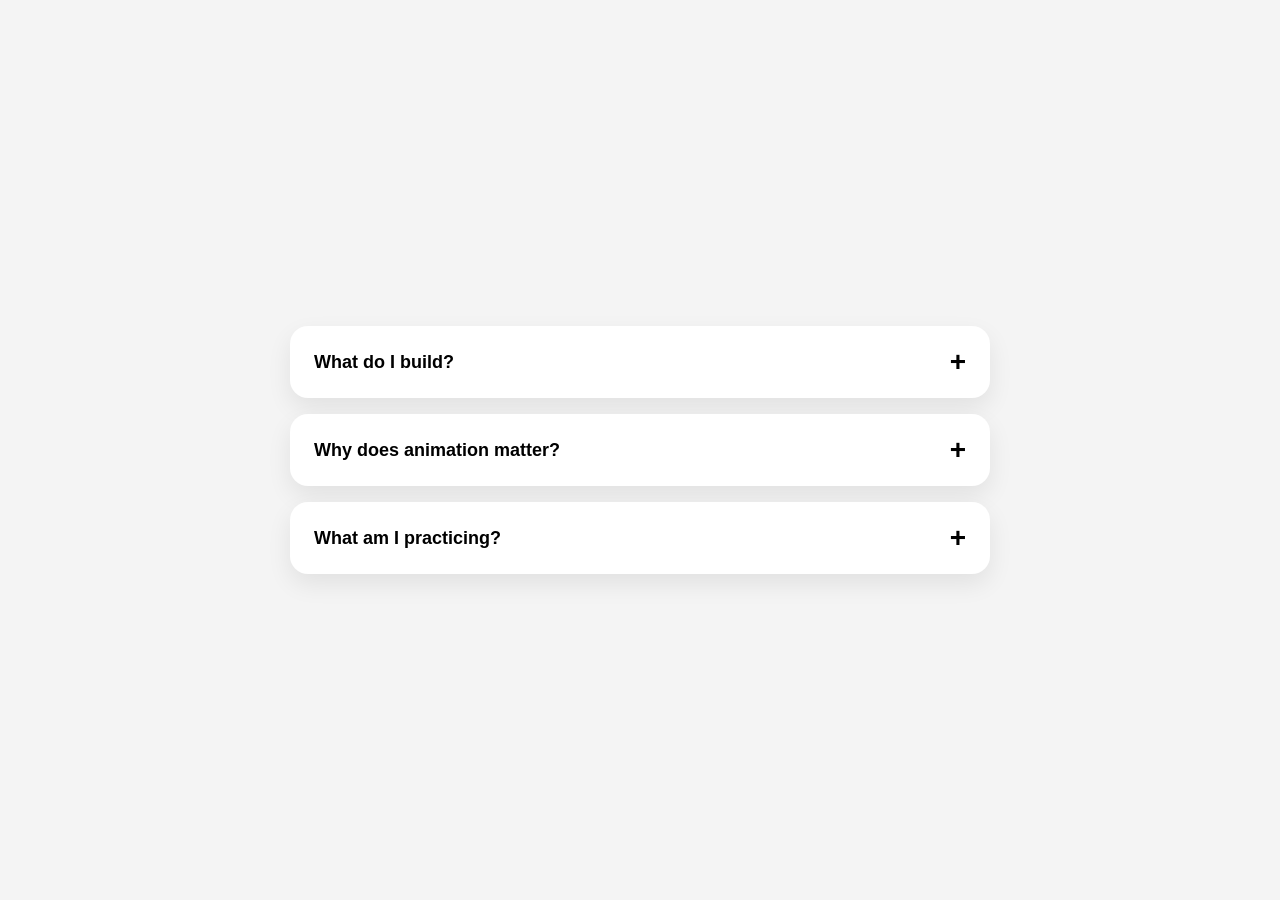
<file: index.html>
<!DOCTYPE html>
<html lang="en">
<head>
  <meta charset="UTF-8" />
  <meta name="viewport" content="width=device-width, initial-scale=1.0" />
  <title>Animated Accordion</title>
  <link rel="stylesheet" href="style.css" />
</head>
<body>
  <section class="accordion-section">
    <div class="accordion">
      <div class="accordion-item">
        <button class="accordion-header">
          <span>What do I build?</span>
          <span class="icon">+</span>
        </button>
        <div class="accordion-content">
          <p>
            I build interactive frontend experiences that use motion,
            transitions, and responsive behavior to make interfaces feel alive.
          </p>
        </div>
      </div>

      <div class="accordion-item">
        <button class="accordion-header">
          <span>Why does animation matter?</span>
          <span class="icon">+</span>
        </button>
        <div class="accordion-content">
          <p>
            Animation improves flow, directs attention, and gives the user
            visual feedback so the interface feels intentional instead of dead.
          </p>
        </div>
      </div>

      <div class="accordion-item">
        <button class="accordion-header">
          <span>What am I practicing?</span>
          <span class="icon">+</span>
        </button>
        <div class="accordion-content">
          <p>
            I am practicing structure, interaction, state handling, timing,
            and JavaScript logic for controlling multiple elements.
          </p>
        </div>
      </div>
    </div>
  </section>

  <script src="script.js"></script>
</body>
</html>
</file>
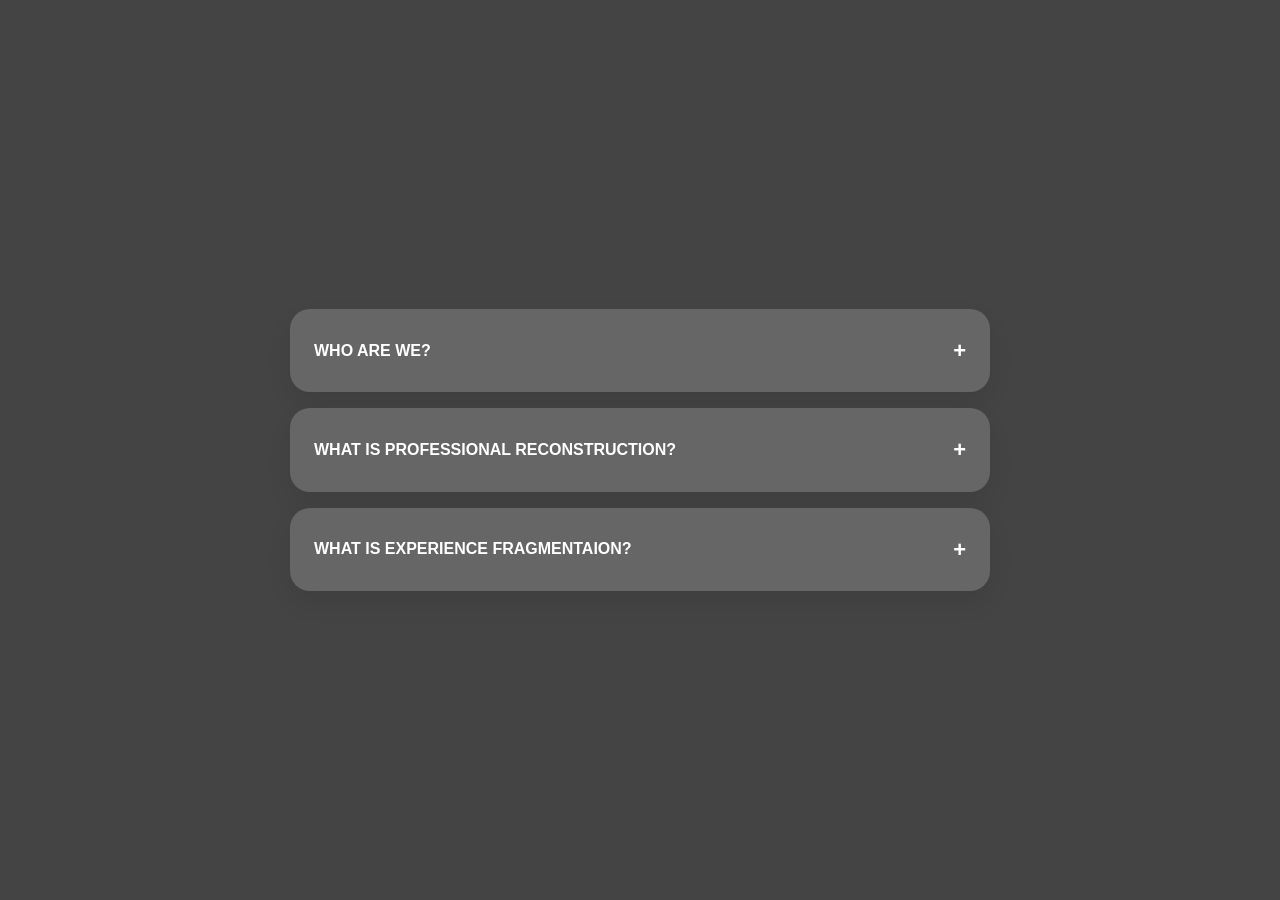
<file: Day-10/index.html>
<!DOCTYPE html>

<html lang="en">
    <head>
        <meta charset="UTF-8" />
        <meta name="viewport" content="width=device-width, initial-scale=1" />
        <meta name="description" content="DAY 10 LETS GOOOOOO" />
        <link rel="stylesheet" href="style.css">
        <title>ANIMATED ACCORDION</title>
    </head>

    <body>
        <div class="accordion-wrapper">
            <div class="accordion">
                <div class="accordion-item">
                    <button class="accordion-header">
                        <span>WHO ARE WE?</span>
                        <span class="icon">+</span>
                    </button>
                    <div class="accordion-content">
                        <p>
                            Lorem ipsum, dolor sit amet consectetur adipisicing elit. Necessitatibus corrupti molestias ducimus incidunt minima ipsam? Nostrum provident veritatis harum distinctio!
                        </p>
                    </div>
                </div>

                <div class="accordion-item">
                    <button class="accordion-header">
                        <span>WHAT IS PROFESSIONAL RECONSTRUCTION?</span>
                        <span class="icon">+</span>
                    </button>
                    <div class="accordion-content">
                        <p>
                            Lorem ipsum, dolor sit amet consectetur adipisicing elit. Necessitatibus corrupti molestias ducimus incidunt minima ipsam? Nostrum provident veritatis harum distinctio!
                        </p>
                    </div>
                </div>

                <div class="accordion-item">
                    <button class="accordion-header">
                        <span>WHAT IS EXPERIENCE FRAGMENTAION?</span>
                        <span class="icon">+</span>
                    </button>
                    <div class="accordion-content">
                        <p>
                            Lorem ipsum, dolor sit amet consectetur adipisicing elit. Necessitatibus corrupti molestias ducimus incidunt minima ipsam? Nostrum provident veritatis harum distinctio!
                        </p>
                    </div>
                </div>
        
                <script src="script.js"></script>
    </body>
</html>
</file>
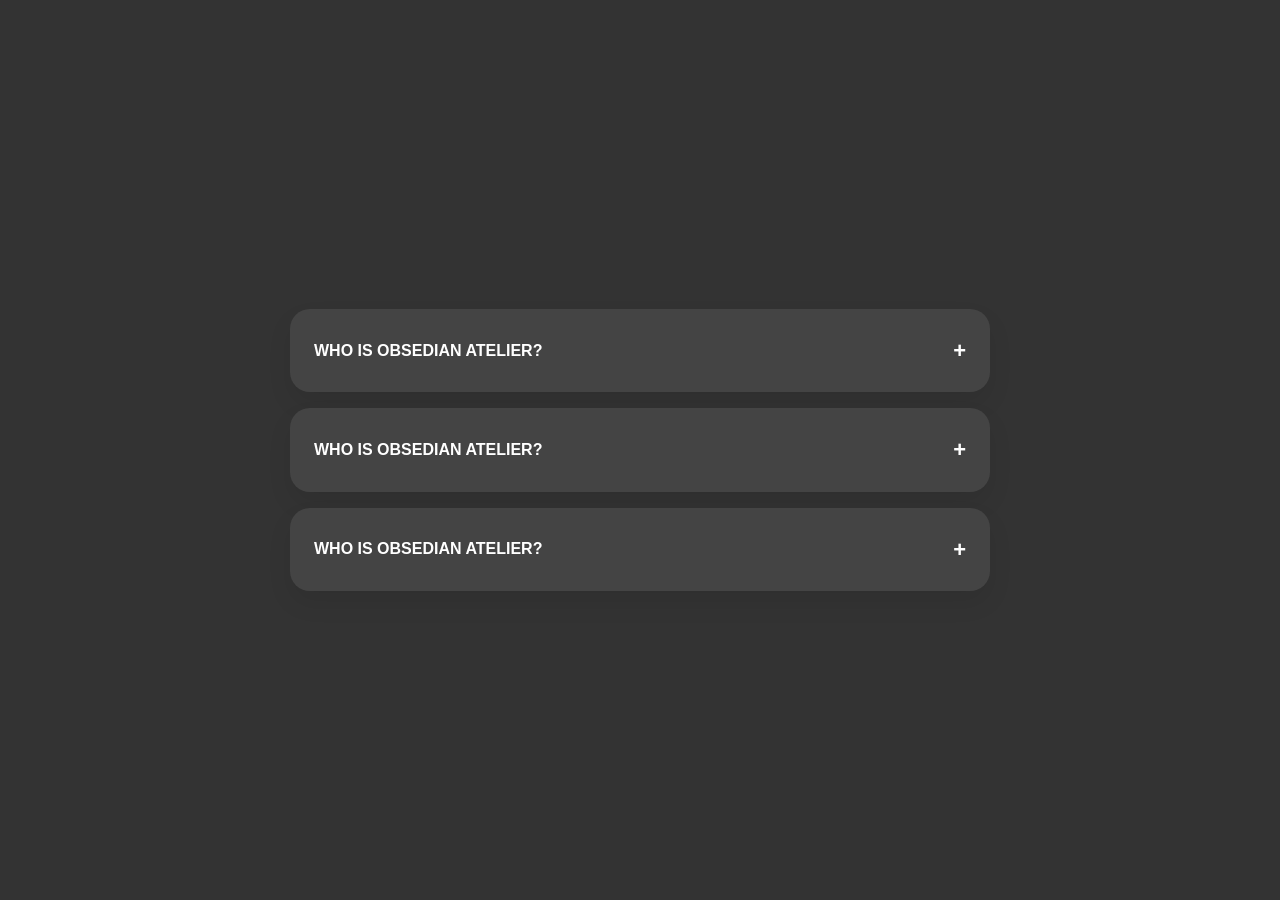
<file: Day-11/index.html>
<!DOCTYPE html>

<html lang="en">
    <head>
        <meta charset="UTF-8" />
        <meta name="viewport" content="width=device-width, initial-scale=1" />
        <meta name="description" content="DAY 11 LETS GOOO" />
        <link rel="stylesheet" href="style.css" />
        <title>ANIMATED ACCORDION</title>
    </head>

    <body>
        <div class="accordion-wrapper">
            <div class="accordion">
                <div class="accordion-item">
                    <button class="accordion-header">
                        <span>WHO IS OBSEDIAN ATELIER?</span>
                        <span class="icon">+</span>
                    </button>
                    <div class="accordion-content">
                        <p>
                            Lorem ipsum dolor sit amet consectetur adipisicing elit. Laboriosam numquam repellat consequatur nobis voluptatibus, consequuntur omnis aliquid repudiandae eveniet hic.
                        </p>
                    </div>
                </div>

                <div class="accordion-item">
                    <button class="accordion-header">
                        <span>WHO IS OBSEDIAN ATELIER?</span>
                        <span class="icon">+</span>
                    </button>
                    <div class="accordion-content">
                        <p>
                            Lorem ipsum dolor sit amet consectetur adipisicing elit. Laboriosam numquam repellat consequatur nobis voluptatibus, consequuntur omnis aliquid repudiandae eveniet hic.
                        </p>
                    </div>
                </div>

                <div class="accordion-item">
                    <button class="accordion-header">
                        <span>WHO IS OBSEDIAN ATELIER?</span>
                        <span class="icon">+</span>
                    </button>
                    <div class="accordion-content">
                        <p>
                            Lorem ipsum dolor sit amet consectetur adipisicing elit. Laboriosam numquam repellat consequatur nobis voluptatibus, consequuntur omnis aliquid repudiandae eveniet hic.
                        </p>
                    </div>
                </div>
            </div>
        </div>

        <script src="script.js"></script>
    </body>
</html>
</file>
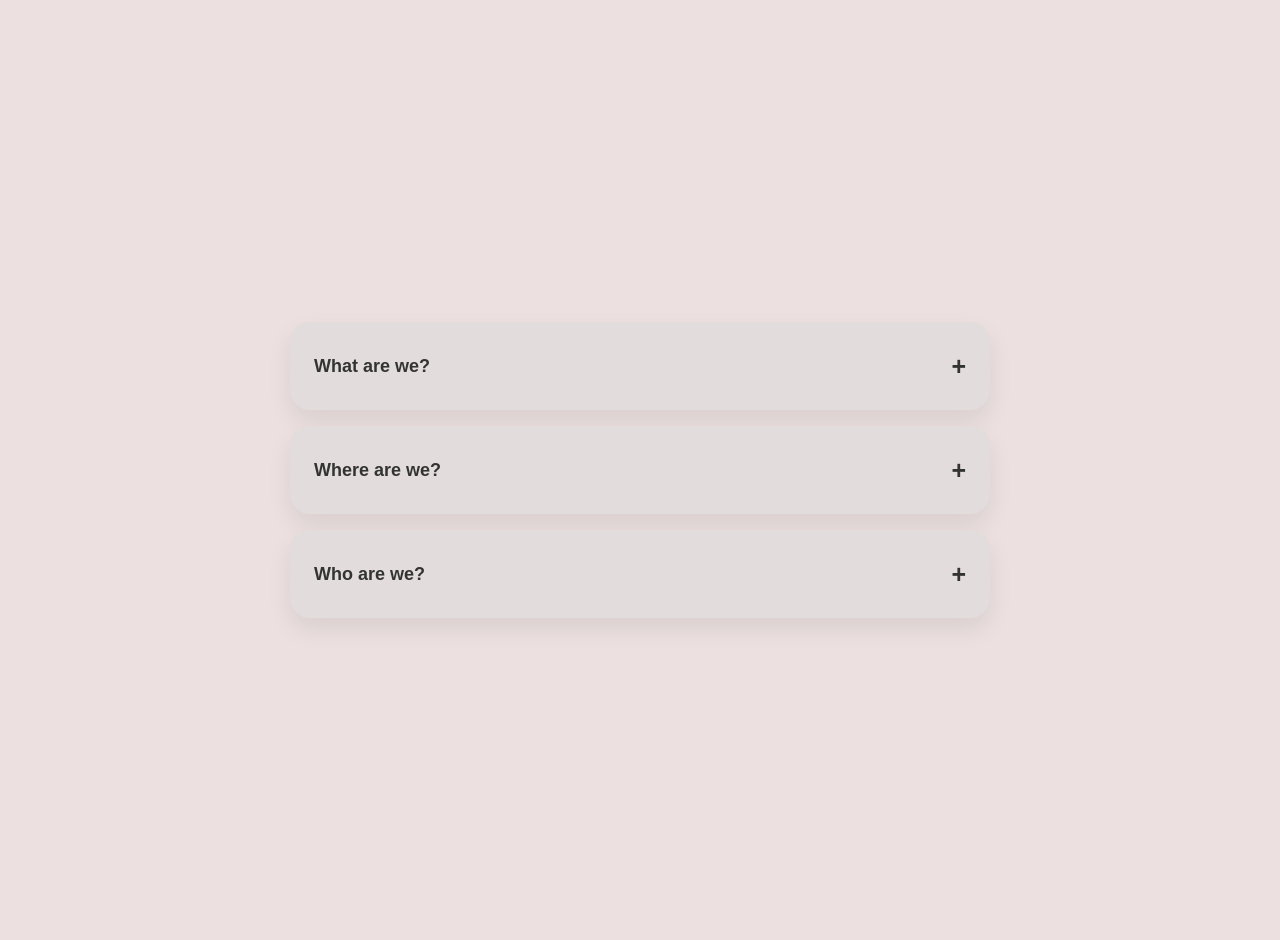
<file: Day-12/index.html>
<!DOCTYPE html>

<html lang="en">
    <head>
        <meta charset="UTF-8" />
        <meta name="viewport" content="width=device-width, initial-scale=1" />
        <meta name="description" content="DAY 12. LETS. GOOOOO" />
        <title>ACCORDION ANOMATION</title>

        <link rel="stylesheet" href="style.css">
    </head>

    <body>
        <div class="accordion-wrapper">
            <div class="accordion">
                <div class="accordion-item">
                    <button class="accordion-header">
                        <span>What are we?</span>
                        <span class="icon">+</span>
                    </button>
                    <div class="accordion-content">
                        <p>
                            Lorem ipsum dolor sit amet consectetur adipisicing elit. Tenetur voluptates, assumenda, pariatur asperiores excepturi adipisci odio veniam tempore nobis illo labore ut mollitia fugiat. Omnis.
                        </p>
                    </div>
                </div>

                <div class="accordion-item">
                    <button class="accordion-header">
                        <span>Where are we?</span>
                        <span class="icon">+</span>
                    </button>
                    <div class="accordion-content">
                        <p>
                            Lorem ipsum dolor sit amet consectetur adipisicing elit. Tenetur voluptates, assumenda, pariatur asperiores excepturi adipisci odio veniam tempore nobis illo labore ut mollitia fugiat. Omnis.
                        </p>
                    </div>
                </div>

                <div class="accordion-item">
                    <button class="accordion-header">
                        <span>Who are we?</span>
                        <span class="icon">+</span>
                    </button>
                    <div class="accordion-content">
                        <p>
                            Lorem ipsum dolor sit amet consectetur adipisicing elit. Tenetur voluptates, assumenda, pariatur asperiores excepturi adipisci odio veniam tempore nobis illo labore ut mollitia fugiat. Omnis.
                        </p>
                    </div>
                </div>

            </div>
        </div>

        <script src="script.js"></script>
    </body>
</html>
</file>
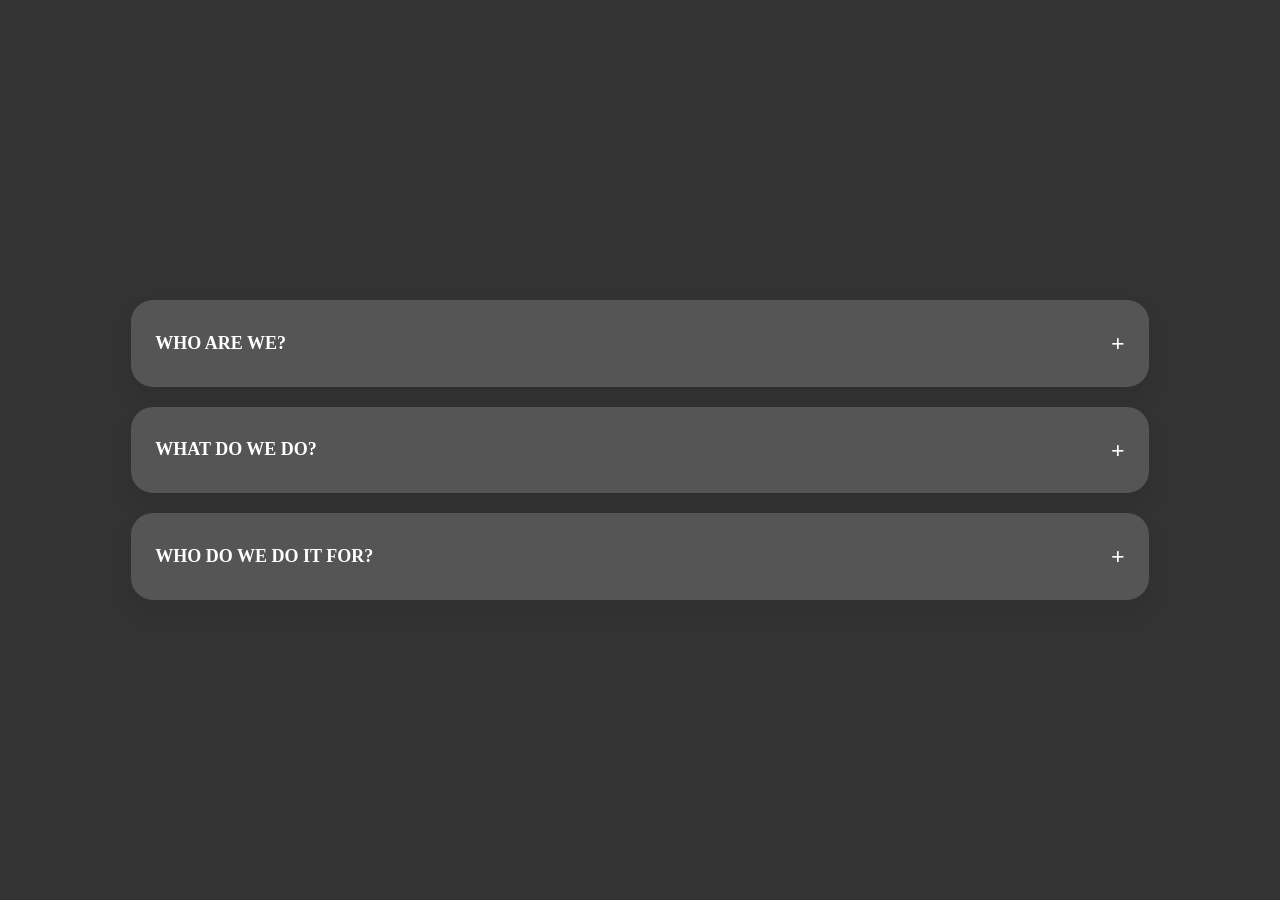
<file: Day-13/index.html>
<!DOCTYPE html>

<!DOCTYPE html>
<html lang="en">
<head>
    <meta charset="UTF-8">
    <meta name="viewport" content="width=device-width, initial-scale=1.0">
    <meta name="description" content="DAY 13 🥳" />
    <link rel="stylesheet" href="style.css">
    <title>ACCORDION ANIMATION</title>
</head>
<body>
    
    <div class="accordion-wrapper">
        <div class="accordion">
            <div class="accordion-item">
                <button class="accordion-header">
                    <span>Who are we?</span>
                    <spn class="icon">+</spn>
                </button>
                <div class="accordion-content">
                    <p>
                        Lorem ipsum dolor sit amet consectetur, adipisicing elit. Recusandae debitis quod autem obcaecati quae quaerat natus necessitatibus in ipsum eligendi?
                    </p>
                </div>
            </div>
            <div class="accordion-item">
                <button class="accordion-header">
                    <span>What do we Do?</span>
                    <spn class="icon">+</spn>
                </button>
                <div class="accordion-content">
                    <p>
                        Lorem ipsum dolor sit amet consectetur, adipisicing elit. Recusandae debitis quod autem obcaecati quae quaerat natus necessitatibus in ipsum eligendi?
                    </p>
                </div>
            </div>
            <div class="accordion-item">
                <button class="accordion-header">
                    <span>Who Do we do it for?</span>
                    <spn class="icon">+</spn>
                </button>
                <div class="accordion-content">
                    <p>
                        Lorem ipsum dolor sit amet consectetur, adipisicing elit. Recusandae debitis quod autem obcaecati quae quaerat natus necessitatibus in ipsum eligendi?
                    </p>
                </div>
            </div>
        </div>
    </div>
    <script src="script.js"></script>
</body>
</html>
</file>
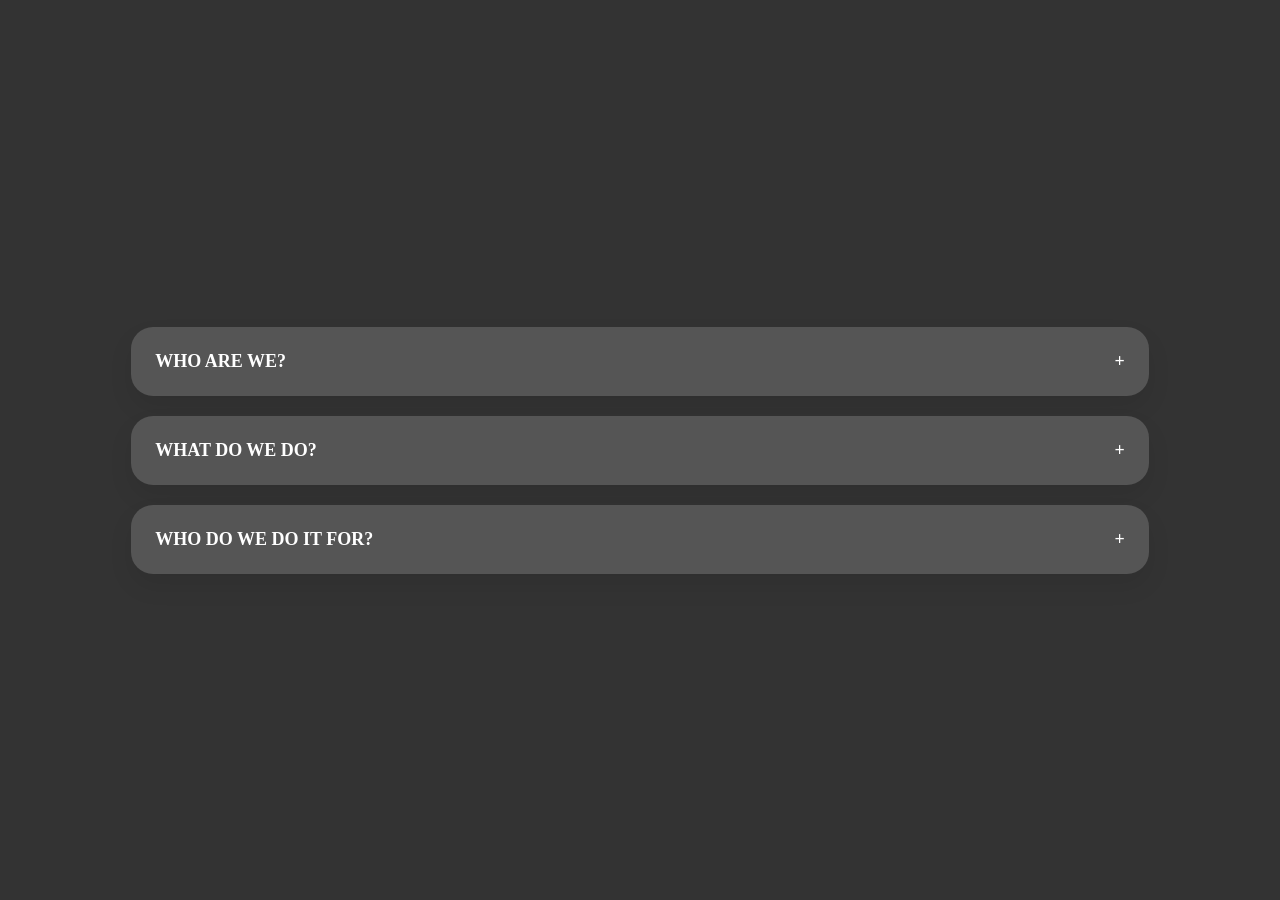
<file: Day-14/index.html>
<!DOCTYPE html>

<!DOCTYPE html>
<html lang="en">
<head>
    <meta charset="UTF-8">
    <meta name="viewport" content="width=device-width, initial-scale=1.0">
    <meta name="description" content="DAY 14 🥳" />
    <link rel="stylesheet" href="style.css">
    <title>ACCORDION ANIMATION</title>
</head>
<body>
    
    <div class="accordion-wrapper">
        <div class="accordion">
            <div class="accordion-item">
                <button class="accordion-header">
                    <span>Who are we?</span>
                    <spn class="icon">+</spn>
                </button>
                <div class="accordion-content">
                    <p>
                        Lorem ipsum dolor sit amet consectetur, adipisicing elit. Recusandae debitis quod autem obcaecati quae quaerat natus necessitatibus in ipsum eligendi?
                    </p>
                </div>
            </div>
            <div class="accordion-item">
                <button class="accordion-header">
                    <span>What do we Do?</span>
                    <spn class="icon">+</spn>
                </button>
                <div class="accordion-content">
                    <p>
                        Lorem ipsum dolor sit amet consectetur, adipisicing elit. Recusandae debitis quod autem obcaecati quae quaerat natus necessitatibus in ipsum eligendi?
                    </p>
                </div>
            </div>
            <div class="accordion-item">
                <button class="accordion-header">
                    <span>Who Do we do it for?</span>
                    <spn class="icon">+</spn>
                </button>
                <div class="accordion-content">
                    <p>
                        Lorem ipsum dolor sit amet consectetur, adipisicing elit. Recusandae debitis quod autem obcaecati quae quaerat natus necessitatibus in ipsum eligendi?
                    </p>
                </div>
            </div>
        </div>
    </div>
    <script src="script.js"></script>
</body>
</html>
</file>
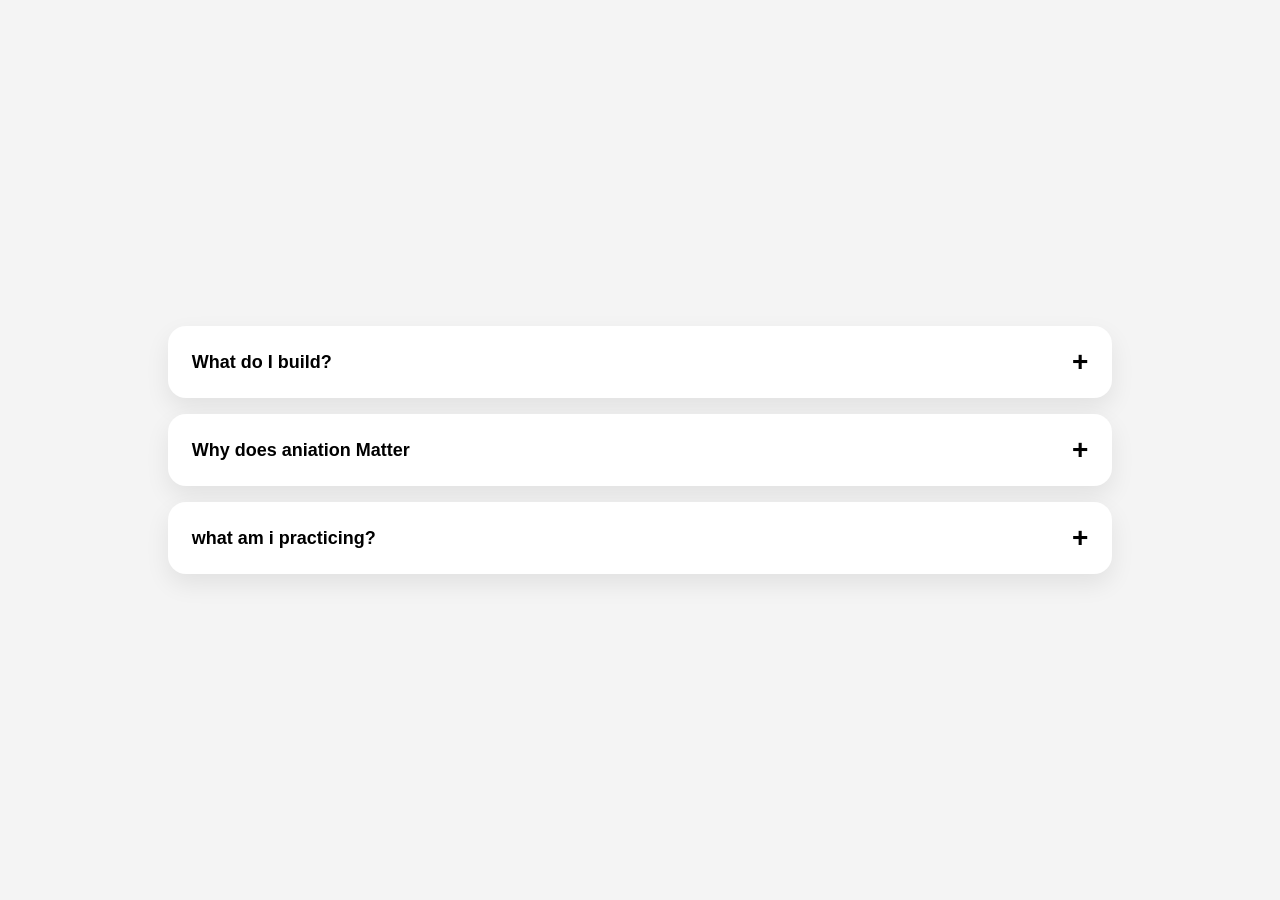
<file: day-2/index.html>
<!DOCTYPE html>

<html lang="en">
    <head>
        <meta charset="UTF-8" />
        <meta name="viewport" content="width=device-width, initial-scale=1" />
        <meta name="description" content="DAY 2 ACCORDION PRACTICE" />
        <link rel="stylesheet" href="style.css" />
        <title>ACCORDION PROCATICE</title>
    </head>

    <body>
        <section class="aaccordion-section">
            <div class="accordion">
                <div class="accordion-item">
                    <button class="accordion-header">
                        <span>What do I build?</span>
                        <span class="icon">+</span>
                    </button>

                    <div class="accordion-content">
                        <p>
                            I build interactive frontend experiences that use motion, transitions, and responsive behavior to make interfaces feel alive.
                        </p>
                    </div>
                </div>

                <div class="accordion-item">
                    <button class="accordion-header">
                        <span>Why does aniation Matter</span>
                        <span class="icon">+</span>
                    </button>
                    <div class="accordion-content">
                        <p>
                            Animation improves flow, directs attention, and gives the user visual feedback so the interface feels intentional instead of dead.
                        </p>
                    </div>
                </div>

                <div class="accordion-item">
                    <button class="accordion-header">
                        <span>what am i practicing?</span>
                        <span class="icon">+</span>
                    </button>
                    <div class="accordion-content">
                        <p>
                            I am practicing structure, interaction, state handling, timing, and JavaScript logic for controlling multiple elements.
                        </p>
                    </div>
                </div>
            </div>
        </section>

        <script src="script.js"></script>
    </body>
</html>
</file>
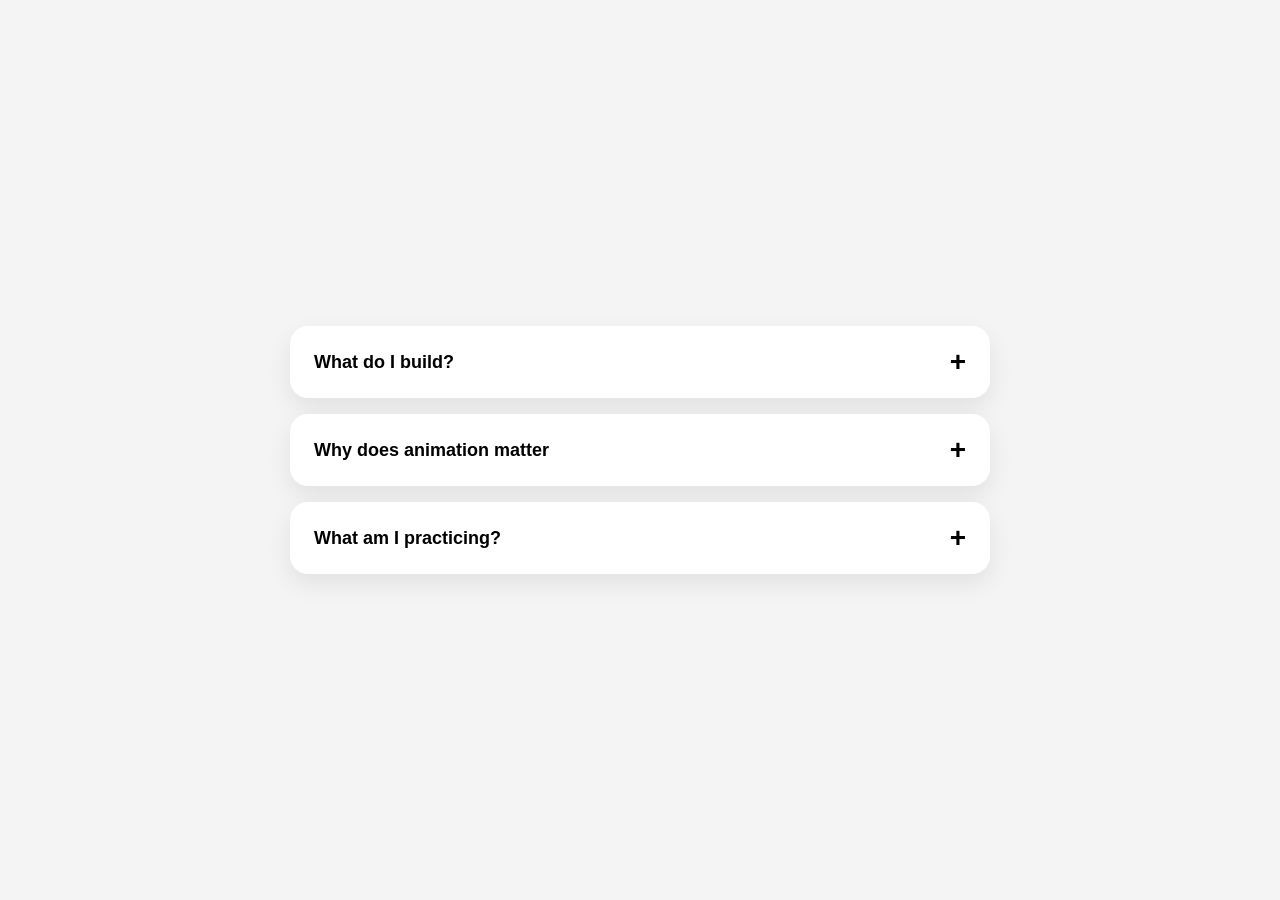
<file: day-3/index.html>
<!DOCTYPE html>
<html lang="en">
    <head>
        <meta charset="UTF-8" />
        <meta name="viewport" content="width=device-width, initial-scale=1" />
        <meta name="description" content="DAY 3 BABYYYY" />
        <link rel="stylesheet" href="style.css" />

        <title>ANIMATED ACCORDION</title>
    </head>

    <body>
        <section class="accordion-section">
            <div class="accordion">
                <div class="accordion-item">
                    <button class="accordion-header">
                        <span>What do I build?</span>
                        <span class="icon">+</span>
                    </button>
                    <div class="accordion-content">
                        <p>
                            I build interactive frontend experiences that use motion, transitions, and responsive behavior to make interfaces feel alive.
                        </p>
                    </div>
                </div>

                <div class="accordion-item">
                    <button class="accordion-header">
                        <span>Why does animation matter</span>
                        <span class="icon">+</span>
                    </button>
                    <div class="accordion-content">
                        <p>Animation improves flow, directs attention, and gives the user visual feedback so the interface feels intentional instead of dead.</p>
                    </div>
                </div>

                <div class="accordion-item">
                    <button class="accordion-header">
                        <span>What am I practicing?</span>
                        <span class="icon">+</span>
                    </button>
                    <div class="accordion-content">
                        <p>
                            I am practicing structure, interaction, state handling, timing, and JavaScript logic for controlling multiple elements.
                        </p>
                    </div>
                </div>
            </div>
        </section>

        <script src="script.js"></script>
    </body>
</html>
</file>
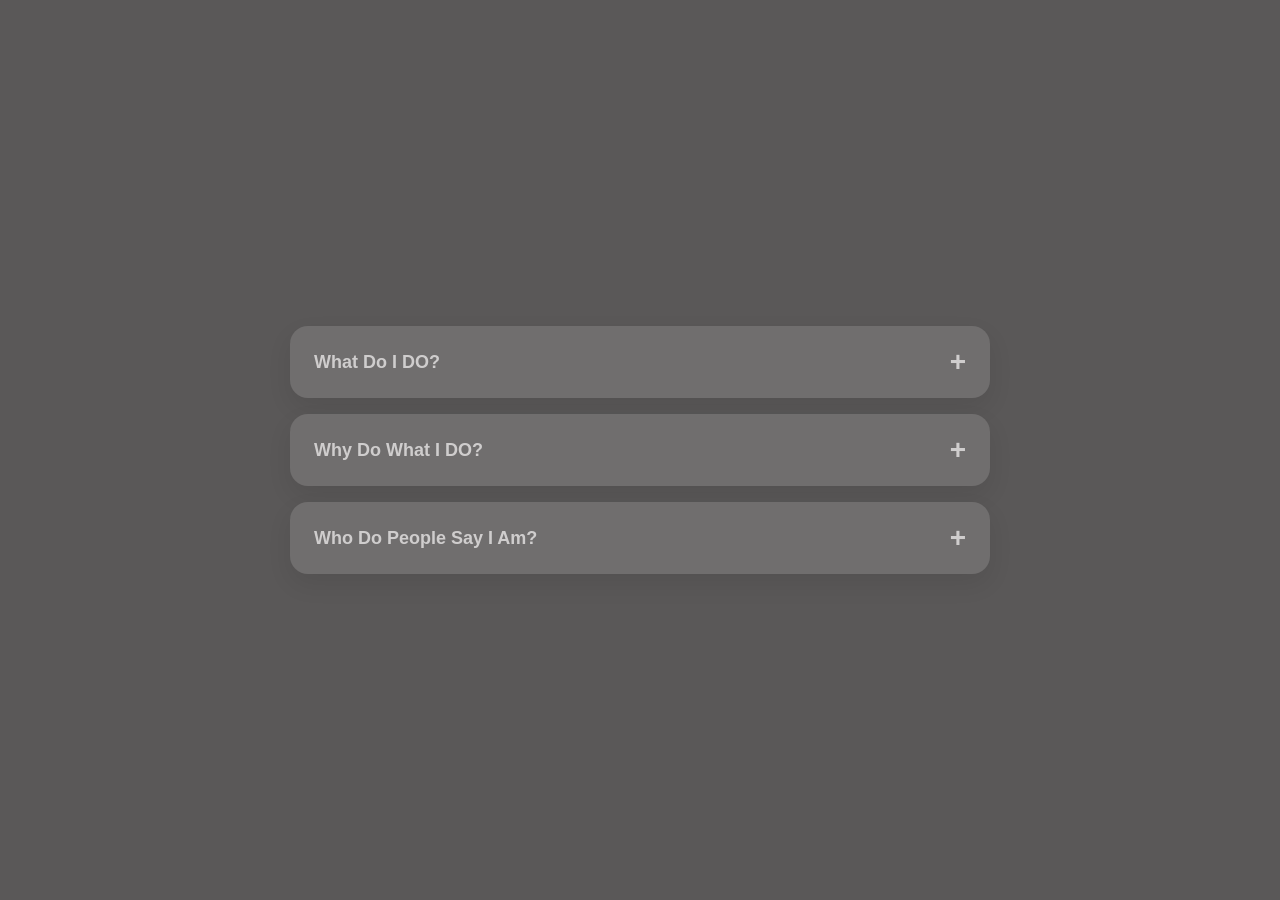
<file: day-4/index.html>
<!DOCTYPE html>

<html lang="en">
    <head>
        <meta charset="en" />
        <meta name="viewport" content="width=device-width, initial-scale=1" />
        <meta name="description" content="DAY 4 BAABYYYYYY" />
        <link rel="stylesheet" href="style.css" />
        <title>ANIMATED ACCORDION</title>
    </head>

    <body>
        <section class="accordion-wrapper">
            <div class="accordion">

                <div class="accordion-item item-1">
                    <button class="accordion-header">
                        <span>What Do I DO?</span>
                        <span class="icon">+</span>
                    </button>
                    <div class="accordion-content">
                        <p>
                            Lorem ipsum dolor sit amet consectetur 
                            adipisicing elit. Distinctio, optio!
                        </p>
                    </div>
                </div>

                <div class="accordion-item item-2">
                    <button class="accordion-header">
                        <span>Why Do What I DO?</span>
                        <span class="icon">+</span>
                    </button>
                    <div class="accordion-content">
                        <p>
                            Lorem ipsum dolor sit amet consectetur 
                            adipisicing elit. Commodi, quaerat.
                        </p>
                    </div>
                </div>

                <div class="accordion-item item-3">
                    <button class="accordion-header">
                        <span>Who Do People Say I Am?</span>
                        <span class="icon">+</span>
                    </button>
                    <div class="accordion-content">
                        <p>
                            Lorem ipsum dolor sit amet consectetur 
                            adipisicing elit. Inventore, facere?
                        </p>
                    </div>
                </div>
            </div>
        </section>

        <script src="script.js"></script>
    </body>
</html>
</file>
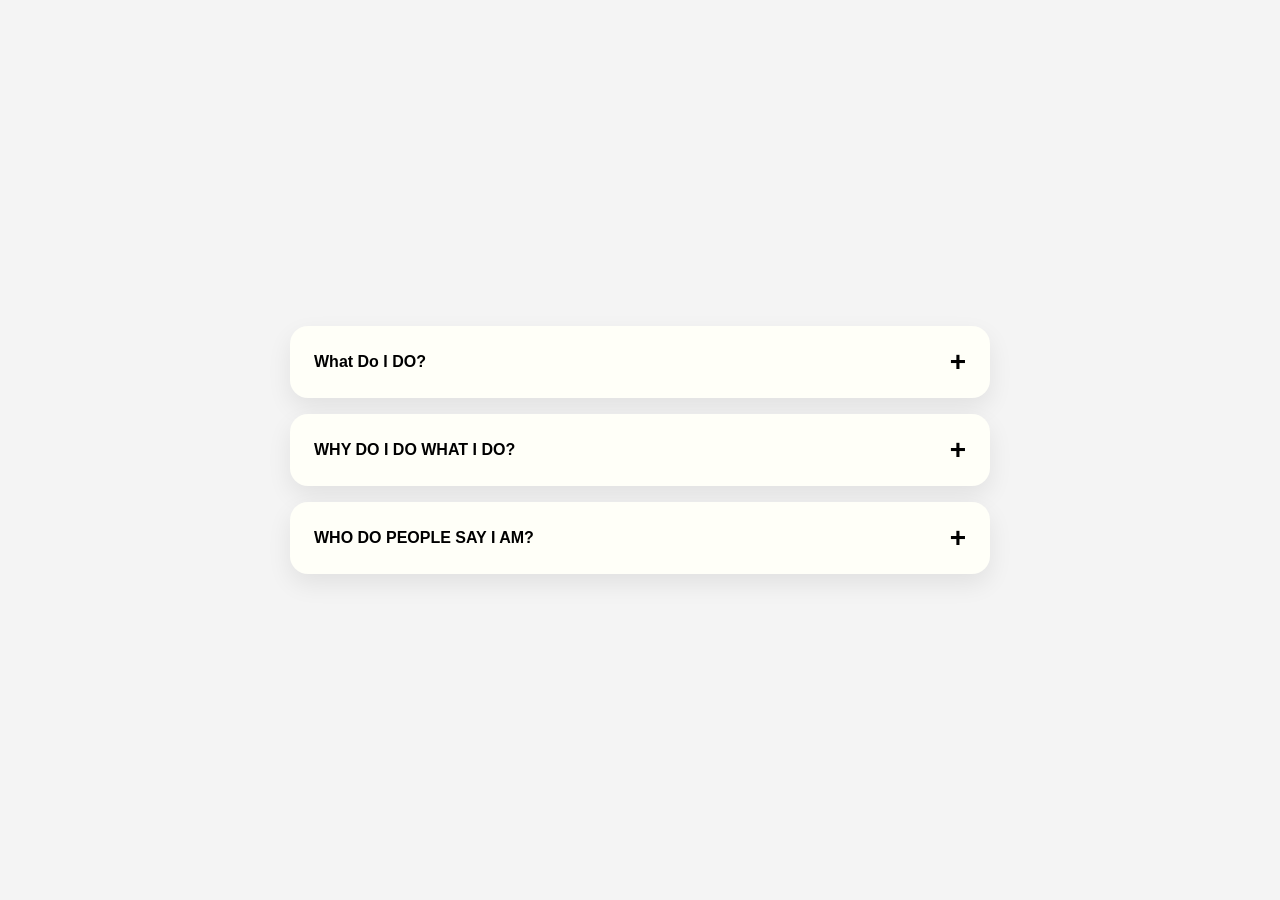
<file: day-5/index.html>
<!DOCTYPE html>

<html>
    <head>
        <meta charset="UTF-8" />
        <meta name="viewport" content="width=device-width, initial-scale=1" />
        <meta name="description" content="THIS IS DAY 5 BABYYYY" />
        <link rel="stylesheet" href="style.css" />
        <title>ANIMATED ACCORDION</title>
    </head>

    <body>
        <div class="accordion-wrapper">
            <div class="accordion">

                <div class="accordion-item item1">
                    <button class="accordion-header">
                        <span>What Do I DO?</span>
                        <span class="icon">+</span>
                    </button>

                    <div class="accordion-content">
                        <p>
                            Lorem ipsum, dolor sit amet consectetur adipisicing elit. Provident iste ex, sint cumque distinctio velit quos esse obcaecati dignissimos tenetur?
                        </p>
                    </div>
                </div>

                <div class="accordion-item item2">
                    <button class="accordion-header">
                        <span>WHY DO I DO WHAT I DO?</span>
                        <span class="icon">+</span>
                    </button>

                    <div class="accordion-content">
                        <p>
                            Lorem ipsum dolor, sit amet consectetur adipisicing elit. Consequatur quod, placeat dolorem consequuntur officiis pariatur voluptas, accusamus ipsam, doloribus cumque asperiores quo illo alias eveniet.
                        </p>
                    </div>
                </div>

                <div class="accordion-item item2">
                    <button class="accordion-header">
                        <span>WHO DO PEOPLE SAY I AM?</span>
                        <span class="icon">+</span>
                    </button>

                    <div class="accordion-content">
                        <p>
                            Lorem ipsum, dolor sit amet consectetur adipisicing elit. Provident iste ex, sint cumque distinctio velit quos esse obcaecati dignissimos tenetur?
                        </p>
                    </div>
                </div>
            </div>
        </div>

        <script src="script.js"></script>
    </body>
</html>
</file>
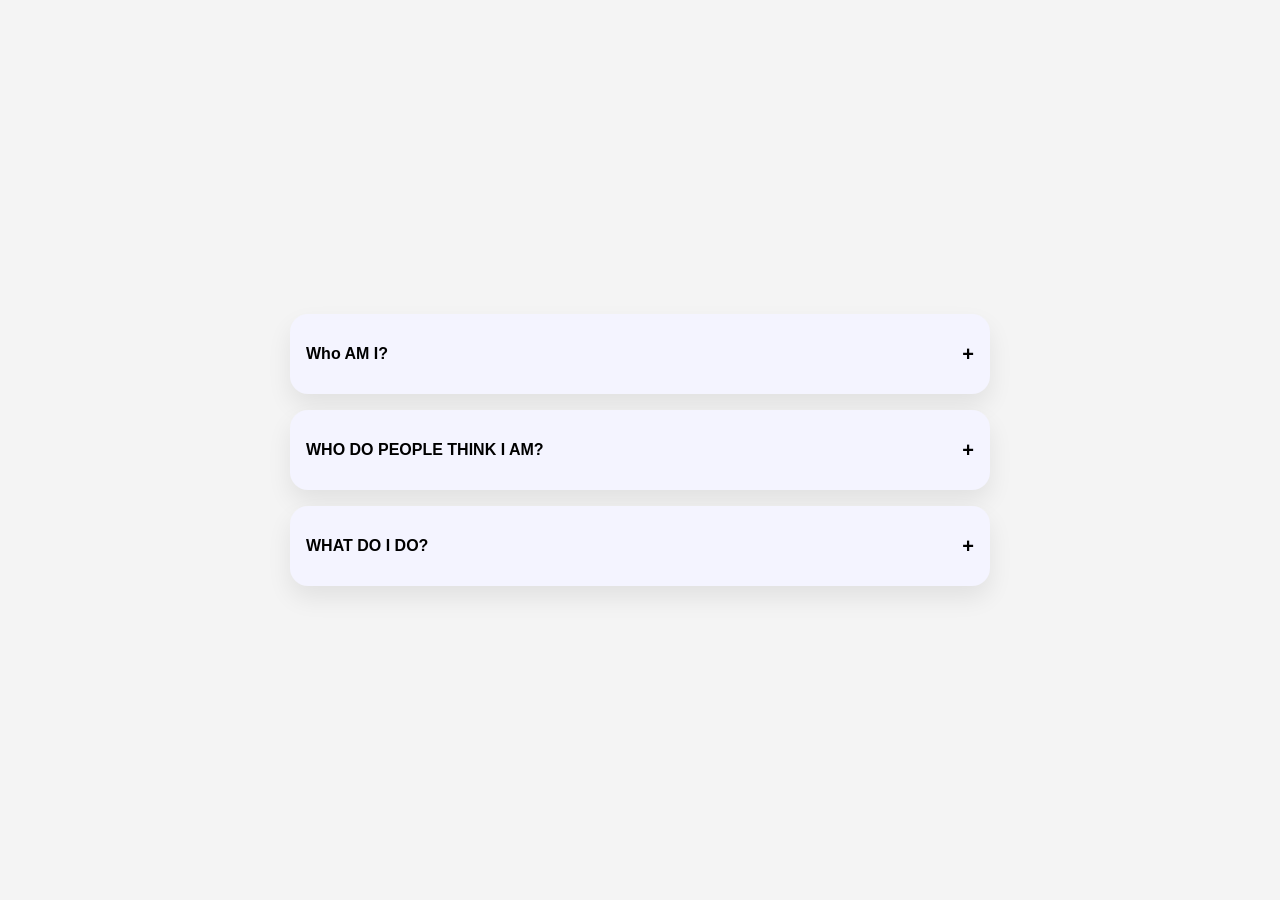
<file: day-6/index.html>
<!DOCTYPE html>

<html lang="en">
    <head>
        <meta charset="UTF-8" />
        <meta name="viewport" content="width=device-width, initial-scale=1" />
        <meta name="description" content="DAY SIX BABYYYYYY" />
        <link rel="stylesheet" href="styles.css" />

        <title>Animated Accordion</title>
    </head>

    <body>
        <div class="accordion-wrapper">
            <div class="accordion">

                <div class="accordion-item">
                    <button class="accordion-header">
                        <span>Who AM I?</span>
                        <span class="icon">+</span>
                    </button>
                    <div class="accordion-content">
                        <p>
                            Lorem, ipsum dolor sit amet consectetur adipisicing elit. Ex dolorum voluptatibus optio sunt magnam asperiores soluta et ea ipsa nam!
                        </p>
                    </div>
                </div>

                <div class="accordion-item">
                    <button class="accordion-header">
                        <span>WHO DO PEOPLE THINK I AM?</span>
                        <span class="icon">+</span>
                    </button>
                    <div class="accordion-content">
                        <p>
                            Lorem, ipsum dolor sit amet consectetur adipisicing elit. Ex dolorum voluptatibus optio sunt magnam asperiores soluta et ea ipsa nam!
                        </p>
                    </div>
                </div>

                <div class="accordion-item">
                    <button class="accordion-header">
                        <span>WHAT DO I DO?</span>
                        <span class="icon">+</span>
                    </button>
                    <div class="accordion-content">
                        <p>
                            Lorem, ipsum dolor sit amet consectetur adipisicing elit. Ex dolorum voluptatibus optio sunt magnam asperiores soluta et ea ipsa nam!
                        </p>
                    </div>
                </div>
            </div>
        </div>

        <script src="script.js"></script>
    </body>
</html>
</file>
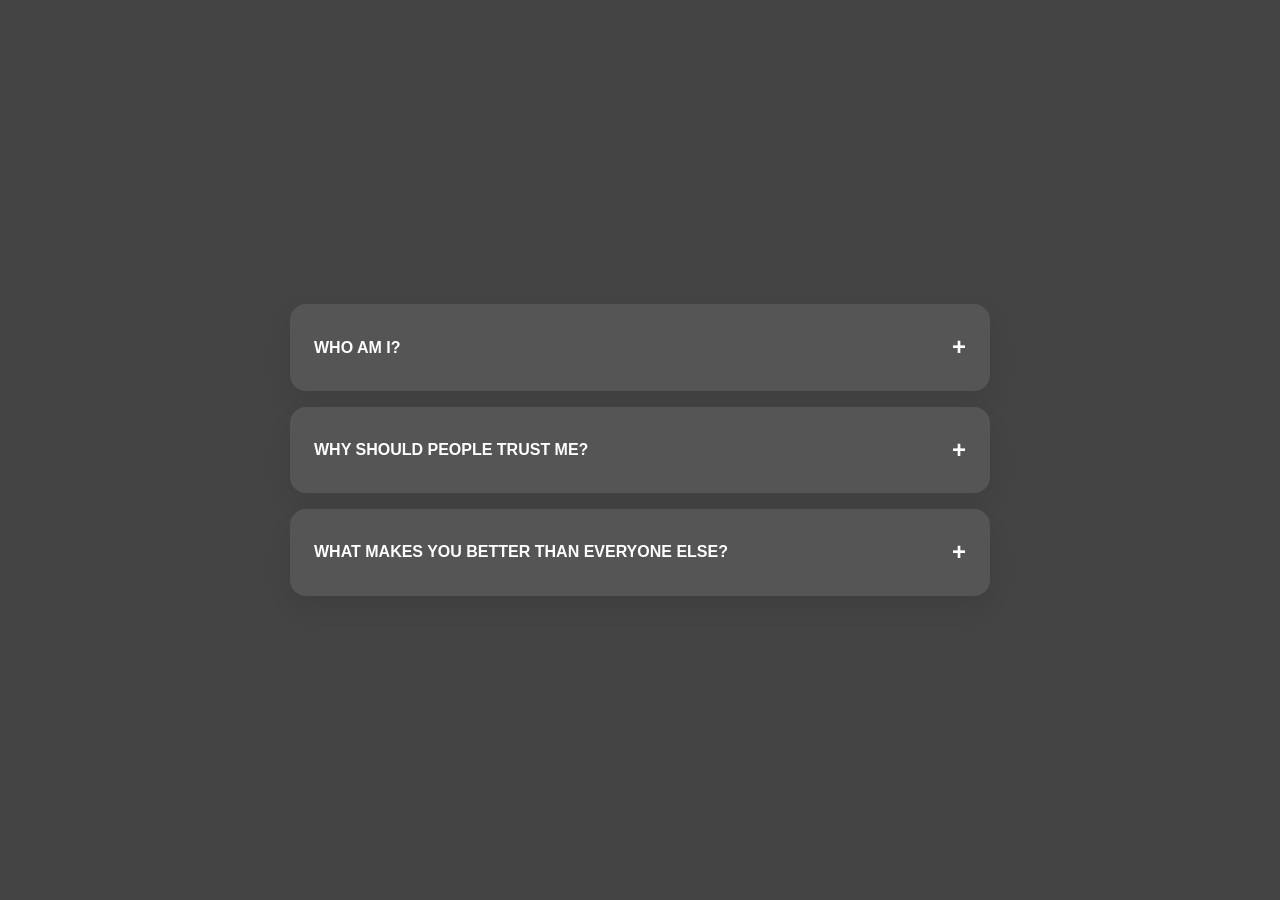
<file: day-7/index.html>
<!DOCTYPE html>

<html lang="en">
    <head>
        <meta charset="UTF-8" />
        <meta name="viewport" content="width=device-width, initial-scale=1" />
        <meta name="description" content="DAY SEVEEEN BABYYYYY" />
        <link rel="stylesheet" href="style.css" />
        <title>ANIMATED ACCORDION</title>
    </head>

    <body>
        <div class="accordion-wrapper">
            <div class="accordion">

                <div class="accordion-item">
                    <button class="accordion-header">
                        <span>WHO AM I?</span>
                        <span class="icon">+</span>
                    </button>
                    <div class="accordion-content">
                        <p>I am a Global Career Architect. I reconstruct proffesionals so that the can be read accuratly, powerfully and absorbed generously by the market.</p>
                    </div>
                </div>

                <div class="accordion-item">
                    <button class="accordion-header">
                        <span>WHY SHOULD PEOPLE TRUST ME?</span>
                        <span class="icon">+</span>
                    </button>
                    <div class="accordion-content">
                        <p>Because what i offer is not basic career advice. When  you come to me me, you don't get a mere CV or LinkedIn face lift and an ara boy. You get a structure. I dont get to do all this work by myself, we do it together. You get involved in every step of the way, every decision made goes through you. You can trust me because working with me is like having you own turtle tail.</p>
                    </div>
                </div>

                <div class="accordion-item">
                    <button class="accordion-header">
                        <span>WHAT MAKES YOU BETTER THAN EVERYONE ELSE?</span>
                        <span class="icon">+</span>
                    </button>
                    <div class="accordion-content">
                        <p>Me? Better? I am not better than everyone else. I just have a very different approach to this. A majority of career helpers concentrate on the frontend part of the process. That is the CV, LinkedIn and the likes. However that only gets you so far. I on  the othe hand start from beneath the surface materials. I first have to figure out. Why is the market rejecting your document, because trust me at that stage is not you, it you documents.</p>
                    </div>
                </div>

            </div>
        </div>

        <script src="script.js"></script>
    </body>
</html>
</file>
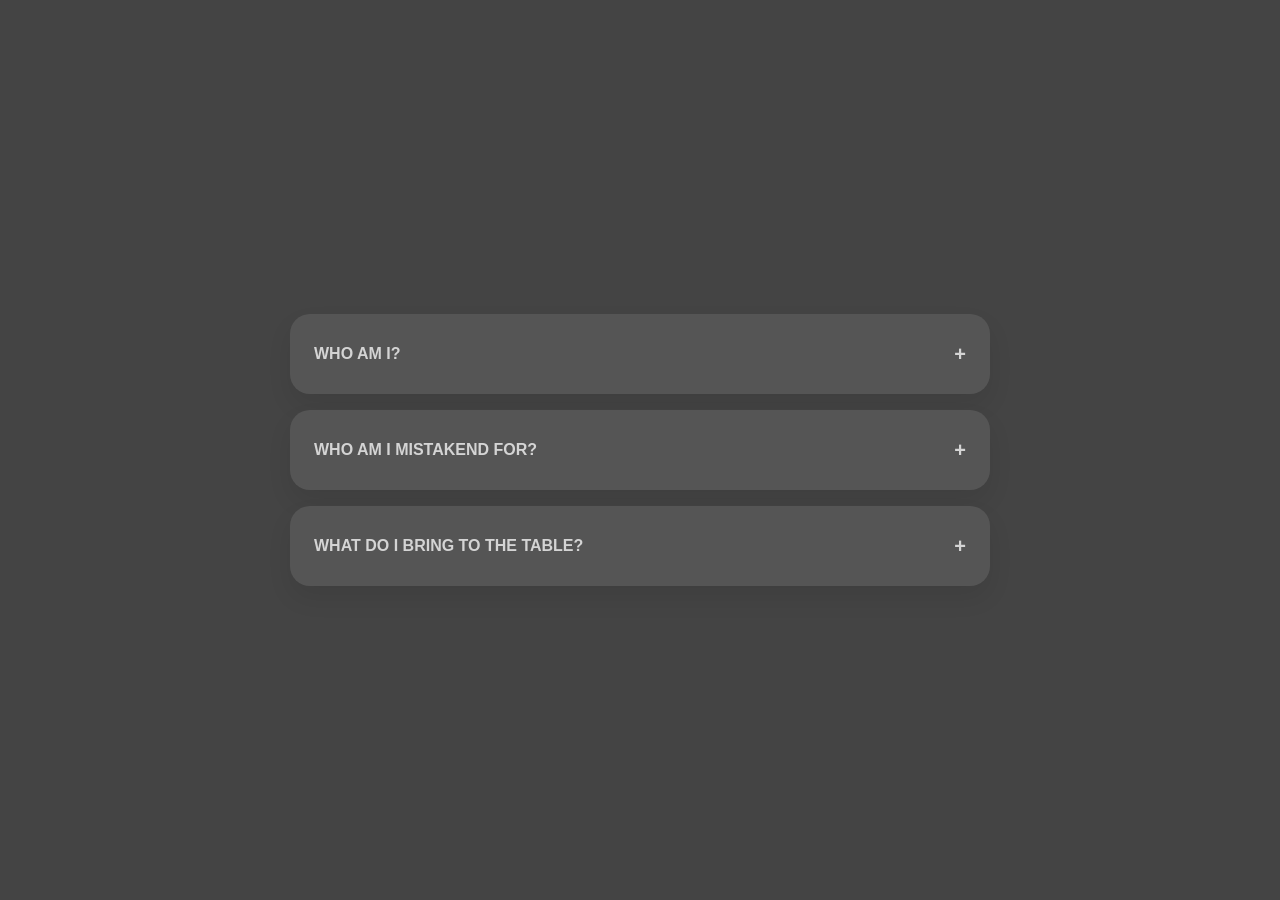
<file: Day-8/index.html>
<!DOCTYPE html>

<html lang="en">
    <head>
        <meta charset="UTF-8" />
        <meta name="viewport" content="width=device-width, initial-scale=1" />
        <meta name="description" content="DAY 8 BABYYYYYYY" />
        <link rel="stylesheet" href="style.css" />
        <title>ACCORDION ANIMATION</title>
    </head>

    <body>
        <div class="accordion-wrapper">
            <div class="accordion">

                <div class="accordion-item">
                    <button class="accordion-header">
                        <span>WHO AM I?</span>
                        <span class="icon">+</span>
                    </button>
                    <div class="accordion-content">
                        <p>Lorem ipsum dolor sit amet consectetur adipisicing elit. Cumque mollitia sequi, totam aut officiis nesciunt debitis aperiam neque. Eaque, corrupti?</p>
                    </div>
                </div>

                <div class="accordion-item">
                    <button class="accordion-header">
                        <span>WHO AM I MISTAKEND FOR?</span>
                        <span class="icon">+</span>
                    </button>
                    <div class="accordion-content">
                        <p>Lorem ipsum dolor sit amet consectetur adipisicing elit. Cumque mollitia sequi, totam aut officiis nesciunt debitis aperiam neque. Eaque, corrupti?</p>
                    </div>
                </div>

                <div class="accordion-item">
                    <button class="accordion-header">
                        <span>WHAT DO I BRING TO THE TABLE?</span>
                        <span class="icon">+</span>
                    </button>
                    <div class="accordion-content">
                        <p>Lorem ipsum dolor sit amet consectetur adipisicing elit. Cumque mollitia sequi, totam aut officiis nesciunt debitis aperiam neque. Eaque, corrupti?</p>
                    </div>
                </div>
            </div>
        </div>

        <script src="script.js"></script>
    </body>
</html>
</file>
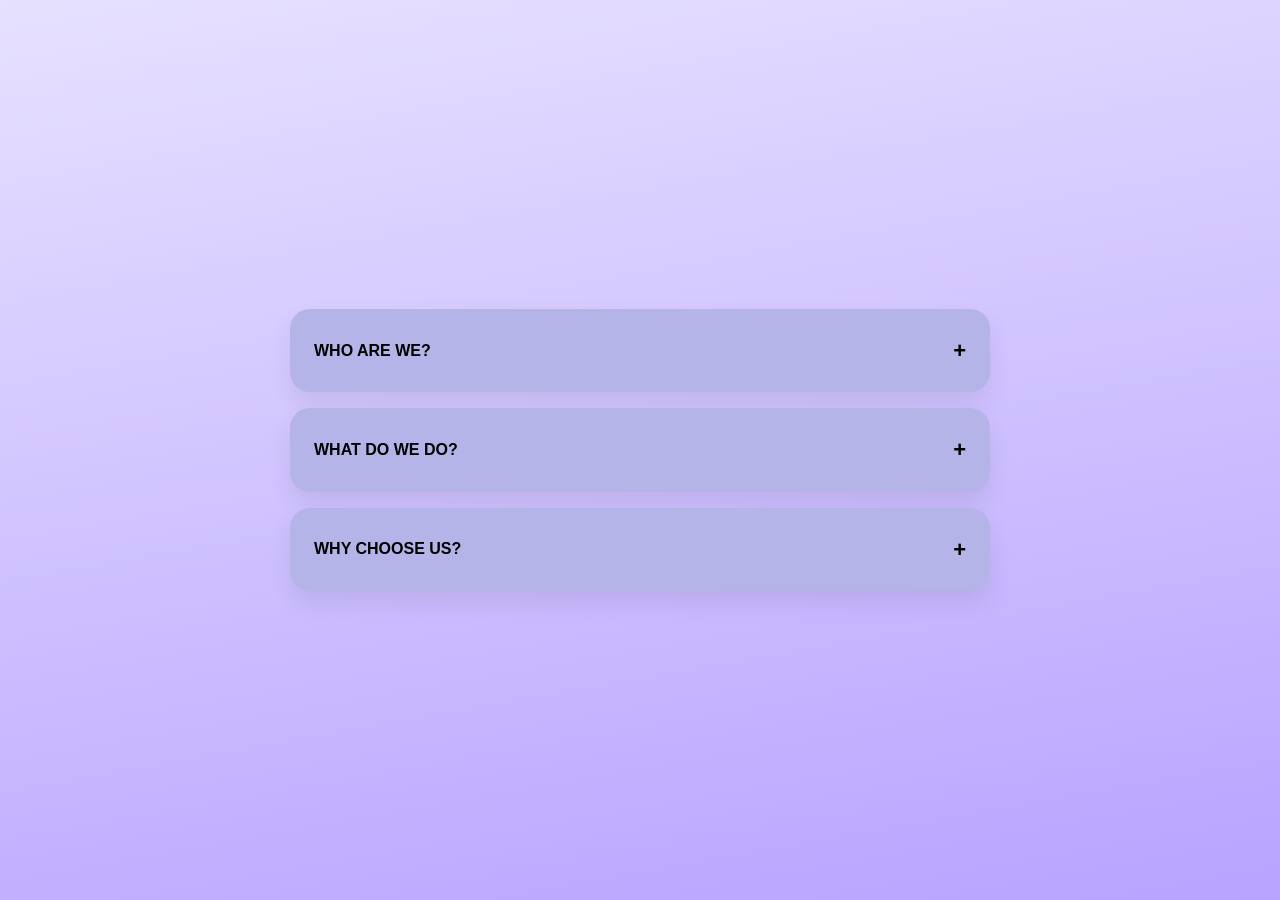
<file: Day-9/index.html>
<!DOCTYPE html>

<html lang="en">
    <head>
        <meta charset="UTF-8">
        <meta name="viewport" content="width=device-width, initial-scale=1" />
        <meta name="description" content="DAY 9 BABYYYYYYY" />
        <link rel="stylesheet" href="style.css" />
        <title>ACCORDION ANIMATION</title>
    </head>

    <body>
        <div class="accordion-wrapper">
            <div class="accordion">
                
                <div class="accordion-item">
                    <button class="accordion-header">
                        <span>WHO ARE WE?</span>
                        <span class="icon">+</span>
                    </button>
                    <div class="accordion-content">
                        <p>
                            Lorem ipsum, dolor sit amet consectetur adipisicing elit. Itaque consectetur voluptates iure pariatur excepturi soluta quia quo esse ea. Molestiae.
                        </p>
                    </div>
                </div>
                <div class="accordion-item">
                    <button class="accordion-header">
                        <span>WHAT DO WE DO?</span>
                        <span class="icon">+</span>
                    </button>
                    <div class="accordion-content">
                        <p>
                            Lorem ipsum, dolor sit amet consectetur adipisicing elit. Reiciendis, nostrum.
                        </p>
                    </div>
                </div>
                <div class="accordion-item">
                    <button class="accordion-header">
                        <span>WHY CHOOSE US?</span>
                        <span class="icon">+</span>
                    </button>
                    <div class="accordion-content">
                        <p>
                            Lorem ipsum dolor sit amet consectetur adipisicing elit. Aliquid ipsa vitae, modi provident eveniet asperiores unde non. Placeat fugiat eos eaque! Ducimus, obcaecati dolorem sed aut exercitationem commodi possimus perspiciatis.
                        </p>
                    </div>
                </div>
            </div>
        </div>

        <script src="script.js"></script>
    </body>
</html>
</file>
<file: style.css>
* {
  box-sizing: border-box;
  margin: 0;
  padding: 0;
}

body {
  min-height: 100vh;
  font-family: Arial, sans-serif;
  background: #f4f4f4;
  display: flex;
  justify-content: center;
  align-items: center;
  padding: 24px;
}

.accordion-section {
  width: 100%;
  max-width: 700px;
}

.accordion {
  display: flex;
  flex-direction: column;
  gap: 16px;
}

.accordion-item {
  background: #ffffff;
  border-radius: 18px;
  overflow: hidden;
  box-shadow: 0 10px 25px rgba(0, 0, 0, 0.08);
  transition: transform 0.3s ease, box-shadow 0.3s ease, background 0.3s ease;
}

.accordion-item:hover {
  transform: translateY(-3px);
  box-shadow: 0 14px 32px rgba(0, 0, 0, 0.12);
}

.accordion-item.active {
  background: #f9f9ff;
}

.accordion-header {
  width: 100%;
  background: transparent;
  border: none;
  outline: none;
  padding: 22px 24px;
  font-size: 18px;
  font-weight: 700;
  display: flex;
  justify-content: space-between;
  align-items: center;
  cursor: pointer;
  text-align: left;
}

.icon {
  font-size: 28px;
  line-height: 1;
  transition: transform 0.3s ease;
}

.accordion-item.active .icon {
  transform: rotate(45deg);
}

.accordion-content {
  max-height: 0;
  overflow: hidden;
  transition: max-height 0.35s ease;
}

.accordion-content p {
  padding: 0 24px 24px;
  color: #444;
  line-height: 1.6;
}
</file>
<file: Day-10/style.css>
* {
    margin: 0;
    padding: 0;
    box-sizing: border-box;
}

body {
    font-family:Cambria, Cochin, Georgia, Times, 'Times New Roman', serif;
    padding: 20px;
    min-height: 100vh;
    background: #444;
    color: #ffffff;
    display: flex;
    justify-content: center;
    align-items: center;
}

.accordion-wrapper { width: 100%; max-width: 700px; }

.accordion {
    display: flex;
    flex-direction: column;
    gap: 16px;
}

.accordion-item {
    background: #666;
    border-radius: 20px;
    overflow: hidden;
    box-shadow: 0 12px 25px rgba(0, 0, 0, 0.08);
    transition: transform 0.3s ease, box-shadow 0.3s ease, background 0.3s ease;
}

.accordion-item:hover {
    transform: translateY(-3px);
    box-shadow: 0 15px 35px rgba(0, 0, 0, 0.18),
}

.accordion-item.active { background: #777; }

.accordion-header {
    background: transparent;
    border: none;
    outline: none;
    color: inherit;
    font-size: 16px;
    font-weight: 700;
    padding: 24px 24px;
    width: 100%;
    display: flex;
    justify-content: space-between;
    align-items: center;
}

.icon {
    line-height: 1.6;
    font-size: 22px;
    transition: transform 0.3s ease;
}

.accordion-item.active .icon {
    transform: rotate(45deg);
}

.accordion-content {
    max-height: 0;
    transition: max-height 0.45s ease;
}

.accordion-content p {
    padding: 0 24px 24px;
}
</file>
<file: Day-11/style.css>
* {
    margin: 0;
    padding: 0;
    box-sizing: border-box;
}

body {
    background: #333;
    color: #FFF;
    padding: 20px;
    font-family: Arial, Helvetica, sans-serif;
    min-height: 100vh;
    display: flex;
    justify-content: center;
    align-items: center;
}

.accordion-wrapper { width: 100%; max-width: 700px; }

.accordion {
    display: flex;
    flex-direction: column;
    gap: 16px;
}

.accordion-item {
    background: #444;
    border-radius: 20px;
    overflow: hidden;
    cursor: default;
    box-shadow: 0 12px 25px rgba(0, 0, 0, 0.08);
    transition: transform 0.3s ease, box-shadow 0.3s ease, background 0.3s ease;
}

.accordion-item:hover {
    transform: translateY(-2px);
    box-shadow: 0 16px 36px rgba(0, 0, 0, 0.19);
}

.accordion-item.active { background: #666666; }

.accordion-header {
    background: transparent;
    border: none;
    outline: none;
    color: inherit;
    padding: 24px 24px;
    font-size: 16px;
    font-weight: 700;
    width: 100%;
    display: flex;
    justify-content: space-between;
    align-items: center;
    cursor: pointer
}

.accordion-header .icon {
    line-height: 1.6;
    font-size: 22px;
    transition: transform 0.3s ease;
}

.accordion-item.active .icon { transform: rotate(45deg); }

.accordion-content {
    max-height: 0;
    transition: max-height 0.35s ease;
}

.accordion-content p {
    padding: 0 24px 24px;
}
</file>
<file: Day-12/style.css>
* {
    margin: 0;
    padding: 0;
    box-sizing: boder-box;
}

body {
    min-height: 100vh;
    font-family:'Trebuchet MS', 'Lucida Sans Unicode', 'Lucida Grande', 'Lucida Sans', Arial, sans-serif;
    background: #ece0e0;
    color: #333;
    display: flex;
    justify-content: center;
    align-items: center;
    padding: 20px;
}

.accordion-wrapper { width: 100%; max-width: 700px; }

.accordion {
    display: flex;
    flex-direction: column;
    gap: 16px;
}

.accordion-item {
    background: #e2dcdc;
    border-radius: 20px;
    overflow: hidden;
    box-shadow: 0 11px 24px rgba(0, 0, 0, 0.08);
    transition: transform 0.3s ease, box-shadow 0.3s ease, background 0.3s ease;
}

.accordion-item:hover {
    transform: translateY(-3px);
    box-shadow: 0 15px 35px rgba(0, 0, 0, 0.12);
}

.accordion-item.active { background: #f1f0ff; }

.accordion-header {
    background: transparent;
    border: none;
    outline: none;
    color: inherit;
    font-size: 18px;
    font-weight: 700;
    width: 100%;
    display: flex;
    justify-content: space-between;
    align-items: center;
    padding: 24px 24px;
}

.icon {
    font-size: 25px;
    line-height: 1.6;
    transition: transform 0.3s ease;
}

.accordion-item.active .icon { transform: rotate(45deg); }

.accordion-content{
    max-height: 0;
    transition: max-height 0.35s ease;
}

.accordion-content p { padding: 0 24px 24px; }
</file>
<file: Day-13/style.css>
* {
    margin: 0;
    padding: 0;
    box-sizing: border-box;
}

body {
    min-height: 100vh;
    background: #333;
    color: #FFF;
    font-family:Cambria, Cochin, Georgia, Times, 'Times New Roman', serif;
    padding: 20px;
    display: flex;
    justify-content: center;
    align-items: center;
}

.accordon-wrapper { width: 100%; max-width: 700px; }

.accordion {
    display: flex;
    flex-direction: column;
    gap: 20px;
}

.accordion-item {
    background: #555;
    border-radius: 22px;
    overflow: hidden;
    cursor: default;
    box-shadow: 0 12px 24px rgba(0, 0, 0, 0.08);
    transition: transform 0.3s ease, box-shadow 0.3s ease, background 0.3s ease;
}

.accordion-item:hover {
    transform: translateY(-3px);
    box-shadow: 0 15px 35px rgba(0, 0, 0, 0.18);
}

.accordion-item.active { background: #666666 }

.accordion-header {
    background: transparent;
    border: none;
    outline: none;
    color: inherit;
    font-family: inherit;
    font-size: 18px;
    text-transform: uppercase;
    font-weight: 700;
    width: 100%;
    display: flex;
    justify-content: space-between;
    align-items: center;
    padding: 24px 24px;
    cursor: pointer;
}

.icon {
    line-height: 1.6;
    font-size: 24px;
    transition: transform 0.3s ease;
}

.accordion-item.icon {
    transform: rotate(45deg);
}

.accordion-content {
    max-height: 0;
    transition: max-height 0.45s ease;
}

.accordion-content p {
    padding: 0 24px 24px;
}
</file>
<file: Day-14/style.css>
* {
    margin: 0;
    padding: 0;
    box-sizing: border-box;
}

body {
    min-height: 100vh;
    background: #333;
    color: #FFF;
    font-family:Cambria, Cochin, Georgia, Times, 'Times New Roman', serif;
    padding: 20px;
    display: flex;
    justify-content: center;
    align-items: center;
}

.accordon-wrapper { width: 100%; max-width: 700px; }

.accordion {
    display: flex;
    flex-direction: column;
    gap: 20px;
}

.accordion-item {
    background: #555;
    border-radius: 22px;
    overflow: hidden;
    cursor: default;
    box-shadow: 0 12px 24px rgba(0, 0, 0, 0.08);
    transition: transform 0.3s ease, box-shadow 0.3s ease, background 0.3s ease;
}

.accordion-item:hover {
    transform: translateY(-3px);
    box-shadow: 0 15px 35px rgba(0, 0, 0, 0.18);
}

.accordion-item.active { background: #666666 }

.accordion-header {
    background: transparent;
    border: none;
    outline: none;
    color: inherit;
    font-family: inherit;
    font-size: 18px;
    text-transform: uppercase;
    font-weight: 700;
    width: 100%;
    display: flex;
    justify-content: space-between;
    align-items: center;
    padding: 24px 24px;
    cursor: pointer;
}

.accordion-content {
    max-height: 0;
    transition: max-height 0.35s ease;
}

.accordion-content p { padding: 24px 24px; }
</file>
<file: day-2/style.css>
* {
    margin: 0;
    padding: 0;
    box-sizing: border-box;
}

body {
    min-height: 100vh;
    font-family: Arial, Helvetica, sans-serif;
    background: #F4F4F4;
    display: flex;
    justify-content: center;
    align-items: center;
    padding: 24px;
}

.accordion-section {
    width: 100%;
    max-width: 700px;
}

.accordion {
    display: flex;
    flex-direction: column;
    gap: 16px;
}

.accordion-item {
    background: #FFF;
    border-radius: 18px;
    overflow: hidden;
    box-shadow: 0 10px 25px rgba(0, 0, 0, 0.08);
    transition: transform 0.3s ease, box-shadow 0.3s ease, background 0.3s ease;
}

.accordion-item:hover {
    transform: translateY(-3px);
    box-shadow: 0 14px 32px rgba(0, 0, 0, 0.12);
}

.accordion-item.active {
    background: #F9F9FF;
}

.accordion-header {
    width: 100%;
    background: transparent;
    border: none;
    outline: none;
    padding: 22px 24px;
    font-size: 18px;
    font-weight: 700;
    display: flex;
    justify-content: space-between;
    align-items: center;
    cursor: pointer;
    text-align: left;
}

.icon {
    font-size: 28px;
    line-height: 1;
    transition: transform 0.3s ease;
}

.accordion-item.active .icon {
    transform: rotate(45deg);
}

.accordion-content {
    max-height: 0;
    overflow: hidden;
    transition: max-height 0.35s ease;
}

.accordion-content p {
    padding: 0 24px 24px;
    color: #444;
}
</file>
<file: day-3/style.css>
* {
    margin: 0;
    padding: 0;
    box-sizing: border-box;
}

body {
    font-family:'Courier New', Courier, monospace;
    min-height: 100vh;
    background: #F4F4F4;
    display: flex;
    justify-content: center;
    align-items: center;
    padding: 29px;
}

.accordion-section { width: 100%; max-width: 700px; }

.accordion {display: flex; flex-direction: column; gap: 16px; }

.accordion-item {
    background: #FFF;
    border-radius: 18px;
    overflow: hidden;
    box-shadow: 0 10px 25px rgba(0, 0, 0, 0.08);
    transition: transform 0.3s ease, box-shadow 0.3s ease, background 0.3s ease;
}

.accordion-item:hover {
    transform: translateY(-3px);
    box-shadow: 0 14px 32px rgba(0, 0, 0, 0.12)
}

.accordion-item.active { background: #F9F9FF; }

.accordion-header {
    width:100%;
    background: transparent;
    border: none;
    outline: none;
    padding: 22px 24px;
    font-size: 18px;
    font-weight: 700;
    display: flex;
    justify-content: space-between;
    align-items: center;
    cursor: pointer;
    text-align: left;
}

.icon {
    font-size: 28px;
    line-height: 1;
    transition: transform 0.3s ease;
}

.accordion-item.active .icon { transform: rotate(45deg); }

.accordion-content {
    max-height: 0;
    overflow: hidden;
    transition: max-height 0.35s ease;
}

.accordion-content p{
    padding: 0 24px 24px;
    color: #444;
    line-height: 1.6;
}
</file>
<file: day-4/style.css>
* { margin: 0; padding: 0; box-sizing: border-box; }

body {
    font-family: system-ui, -apple-system, BlinkMacSystemFont, 'Segoe UI', Roboto, Oxygen, Ubuntu, Cantarell, 'Open Sans', 'Helvetica Neue', sans-serif;
    background: #5a5858;
    color: #cfcdcd;
    min-height: 100vh;
    display: flex;
    justify-content: center;
    align-items: center;
    padding: 24px;
}

.accordion-wrapper {
    width: 100%;
    max-width: 700px;
}

.accordion {
    display: flex;
    flex-direction: column;
    gap: 16px;
}

.accordion-item {
    background: #706e6e;
    border-radius: 18px;
    overflow: hidden;
    box-shadow: 0 10px 25px rgba(0, 0, 0, 0.08);
    transition: transform 0.3s ease, box-shadow 0.3s ease, background 0.3s ease;
}

.accordion-item:hover {
    transform: translateY(-3px);
    box-shadow: 0 14px 32px rgba(0, 0, 0, 0.12);
}

.accordion-item.active { background: #626674; }

.accordion-header {
    width: 100%;
    background: transparent;
    color: inherit;
    border: none;
    outline: none;
    padding: 22px 24px;
    font-size: 18px;
    font-weight: 700;
    display: flex;
    justify-content: space-between;
    align-items: center;
    cursor: pointer;
    text-align: left;
}

.icon {
    font-size: 28px;
    line-height: 1;
    transition: transform 0.3s ease;
}

.accordion-item.active .icon { transform: rotate(45deg); }

.accordion-content {
    max-height: 0;
    overflow: hidden;
    transition: max-height 0.35s ease;
}

.accordion-content p {
    padding: 0 24px 24px;
    line-height: 1.6;
    color: #a7b7cc;
}
</file>
<file: day-5/style.css>
* {
    margin: 0;
    padding: 0;
    box-sizing: border-box;
}

body {
    font-family:'Courier New', Courier, monospace;
    background: #F4F4F4;
    min-height: 100vh;
    padding: 20px;
    display: flex;
    justify-content: center;
    align-items: center;
}

.accordion-wrapper  {
    width: 100%;
    max-width: 700px;
}

.accordion {
    display: flex;
    flex-direction: column;
    gap: 16px;
}

.accordion-item {
    background: #FFFFF8;
    border-radius: 18px;
    overflow: hidden;
    box-shadow: 0 10px 25px rgba(0, 0, 0, 0.08);
    transition: transform 0.3s ease, box-shadow 0.3s ease, background 0.3s ease;
}

.accordion-item:hover {
    transform: translateY(-3px);
    box-shadow: 0 14px 32px rgba(0, 0, 0, 0.12);
}

.accordion-item.active { background: #fff9f9; }

.accordion-header {
    width: 100%;
    background: transparent;
    color: inherit;
    border: none;
    outline: none;
    padding: 22px 24px;
    font-size: 16px;
    font-weight: 700;
    display: flex;
    justify-content: space-between;
    align-items: center;
    cursor: pointer;
    text-align: left;
}

.icon {
    font-size: 28px;
    line-height: 1;
    transition: transform 0.3s ease;
}

.accordion-item.active .icon { transform: rotate(45deg); }

.accordion-content {
    max-height: 0;
    overflow: hidden;
    transition: max-height 0.35s ease;
}

.accordion-content p {
    padding: 0 24px 24px;
    line-height: 1.6;
    color: #7e7e7e;
}
</file>
<file: day-6/styles.css>
* {
    margin: 0;
    padding: 0;
    box-sizing: border-box;
}

body {
    font-family: Arial, Helvetica, sans-serif;
    background: #F4F4F4;
    min-height: 100vh;
    padding: 24px;
    display: flex;
    justify-content: center;
    align-items: center;
}

.accordion-wrapper {width: 100%; max-width: 700px;}

.accordion {
    display: flex;
    flex-direction: column;
    gap: 16px;
}

.accordion-item {
    background: #F4F4FF;
    border-radius: 18px;
    overflow: hidden;
    box-shadow: 0 12px 25px rgba(0, 0, 0, 0.08);
    transition: transform 0.3s ease, box-shadow 0.3s ease, background 0.3s ease;
}

.accordion-item:hover {
    transform: translateY(-3px);
    box-shadow: 0 16px 35px rgba(0,0,0,0.18);
}

.accordion-item.active { background: #f0f0ff; }

.accordion-header {
    width: 100%;
    padding: 24px 16px;
    background: transparent;
    border: none;
    outline: none;
    display: flex;
    justify-content: space-between;
    align-items: center;
    font-family: inherit;
    font-size: 16px;
    font-weight: 700;
}

.icon {
    line-height: 1.6;
    font-size: 20px;
    font-weight: 900;
    transition: transform 0.3s ease;
}

.accordion-item.active .icon{
    transform: rotate(45deg);
}

.accordion-content {
    max-height: 0;
    transition: max-height 0.35s ease;
}

.accordion-content p {
    padding: 0 15px 24px;
    color: #444;
}
</file>
<file: day-7/style.css>
* {
    margin: 0;
    padding: 0;
    box-sizing: border-box;
}

body {
    font-family: 'Lucida Sans', 'Lucida Sans Regular', 'Lucida Grande', 'Lucida Sans Unicode', Geneva, Verdana, sans-serif;
    min-height: 100vh;
    padding: 20px;
    background: #444;
    color: #FFF;
    display: flex;
    justify-content: center;
    align-items: center;
}

.accordion-wrapper { width: 100%; max-width: 700px; }

.accordion {
    display: flex;
    flex-direction: column;
    gap: 16px;
}

.accordion-item {
    background: #555555;
    border-radius: 16px;
    overflow: hidden;
    box-shadow: 0 12px 25px rgba(0, 0, 0, 0.08);
    transition: transform 0.3s ease, box-shadow 0.3s ease, background 0.3s ease;
}

.accordion-item:hover {
    transform: translateY(-3px);
    box-shadow: 0 15px 35px rgba(0, 0, 0, 0.18);
}

.accordion-header {
    background: transparent;
    color: inherit;
    border: none;
    outline: none;
    padding: 24px;
    font-weight: 700;
    font-size: 16px;
    display: flex;
    justify-content: space-between;
    align-items: center;
    width: 100%;
}

.icon {
    font-size: 24px;
    line-height: 1.6;
    transition: transform 0.3s ease;
}

.accordion-item.active .icon { transform: rotate(45deg); }

.accordion-content {
    max-height: 0;
    transition: max-height 0.35s ease;
}

.accordion-content p {
    padding: 0 24px 24px;
    color: #cecece;
}
</file>
<file: Day-8/style.css>
* {
    margin: 0;
    padding: 0;
    box-sizing: border-box;
}

body {
    background: #444;
    color: #D4D4D4;
    min-height: 100vh;
    font-family:Verdana, Geneva, Tahoma, sans-serif;
    display: flex;
    justify-content: center;
    align-items: center;
    padding: 24px;
}

.accordion-wrapper { width: 100%; max-width: 700px; }

.accordion {
    display: flex;
    flex-direction: column;
    gap: 16px;
}

.accordion-item {
    background: #555;
    border-radius: 20px;
    overflow: hidden;
    cursor: default;
    box-shadow: 0 12px 25px rgba(0,0,0,0.08);
    transition: transform 0.3s ease, box-shadow 0.3s ease, background 0.3s ease;
}

.accordion-item:hover {
    transform: translateY(-3px);
    box-shadow: 0 15px 35px rgba(0,0,0,0.12);
}

.accordion-item.active { background: #5c6266; }

.accordion-header {
    background: transparent;
    color: inherit;
    border: none;
    outline: none;
    font-size: 16px;
    font-weight: 700;
    width: 100%;
    display: flex;
    justify-content: space-between;
    align-items: center;
    padding: 24px 24px;
    cursor: pointer;
}

.icon {
    font-size: 20px;
    line-height: 1.6;
    transition: transform 0.3s ease;
}

.accordion-item.active .icon {
    transform: rotate(45deg);
}

.accordion-content {
    max-height: 0;
    transition: max-height 0.35s ease;
}

.accordion-content p {
    padding: 0 24px 24px;
}
</file>
<file: Day-9/style.css>
* {
    margin: 0;
    padding: 0;
    box-sizing: border-box;
}

body {
    font-family:Verdana, Geneva, Tahoma, sans-serif;
    background: linear-gradient(350deg, #b8a3ff, #e7e1ff);
    background-repeat: no-repeat;
    min-height: 100vh;
    padding: 20px;
    display: flex;
    justify-content: center;
    align-items: center;
}

.accordion-wrapper {width: 100%; max-width: 700px; }

.accordion {
    display: flex;
    flex-direction: column;
    gap: 16px;
}

.accordion-item {
    background: #b4b4e8;
    border-radius: 20px;
    overflow: hidden;
    box-shadow: 0 12px 25px rgba(0, 0, 0, 0.08);
    transition: transform 0.3s ease, box-shadow 0.3s ease, background 0.3s ease;
}

.accordion-item:hover {
    transform: translateY(-3px);
    box-shadow: 0 15px 35px rgba(0, 0, 0, 0.12);
    cursor: default;
}

.accordion-item.active { background: #d4d4ff; }

.accordion-header {
    width: 100%;
    background: transparent;
    border: none;
    outline: none;
    padding: 24px 24px;
    display: flex;
    justify-content: space-between;
    align-items: center;
    font-family: inherit;
    font-size: 16px;
    font-weight: 700;
    cursor: pointer;
}

.icon {
    line-height: 1.6;
    font-family: Arial, Helvetica, sans-serif;
    font-size: 22px;
    font-weight: 900;
    transition: transform 0.3s ease;
}

.accordion-item.active .icon {
    transform: rotate(45deg);
}

.accordion-content {
    max-height: 0;
    transition: max-height 0.35s ease;
}

.accordion-content p {
    padding: 0 24px 24px;
    color: #333;
    font-size: 14px;
}
</file>
